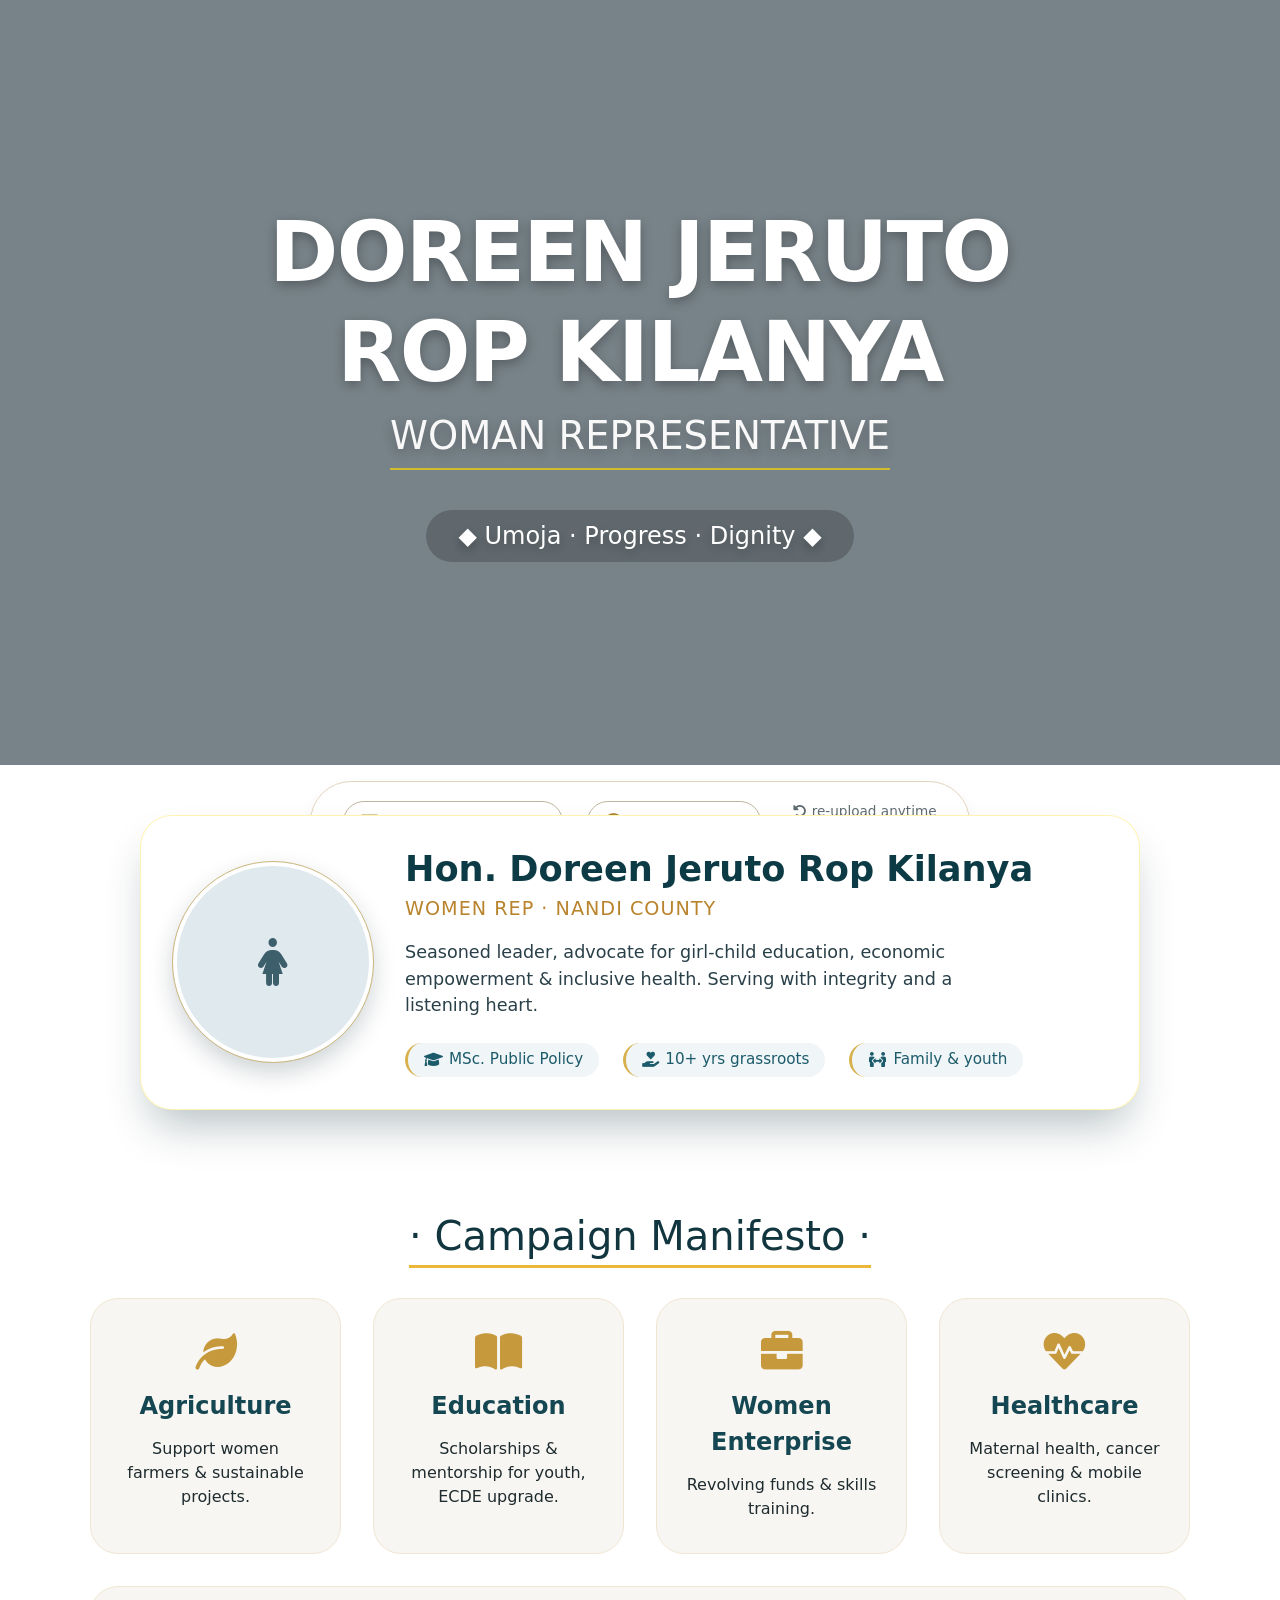
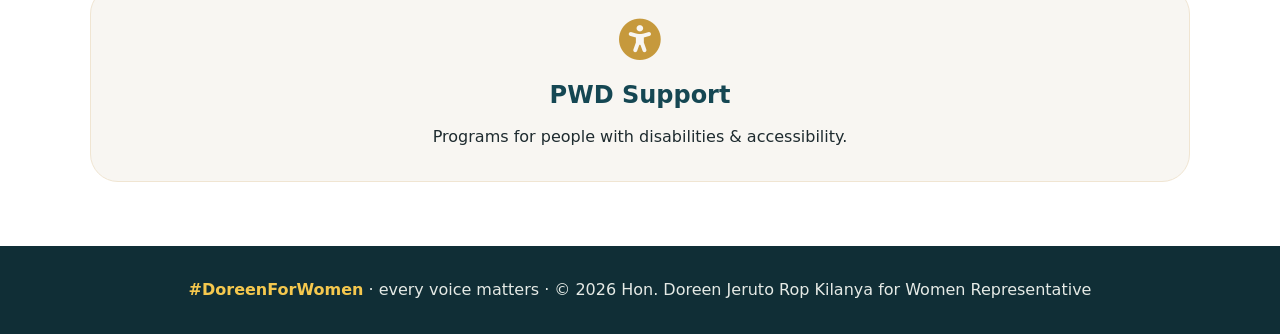
<file: doreen.html>
<!DOCTYPE html>
<html lang="en">
<head>
<meta charset="UTF-8">
<meta name="viewport" content="width=device-width, initial-scale=1.0">
<title>Hon. Doreen Jeruto Rop Kilanya · Women Rep Nandi</title>
<link rel="stylesheet" href="https://cdnjs.cloudflare.com/ajax/libs/font-awesome/6.0.0-beta3/css/all.min.css">
<style>
/* RESET */
* {margin:0; padding:0; box-sizing:border-box;}
body {font-family:'Segoe UI', Roboto, system-ui, -apple-system, sans-serif; background:#faf9f7; color:#1e2b2f; line-height:1.5;}

/* Wrapper */
.campaign-wrapper {max-width:1400px; margin:0 auto; background:white;}

/* HERO */
.hero {position:relative; min-height:85vh; display:flex; align-items:center; justify-content:center; text-align:center; color:white; background-size:cover; background-position:center 30%; background-repeat:no-repeat; transition:background-image 0.25s ease;}
.hero::before {content:""; position:absolute; top:0; left:0; width:100%; height:100%; background: rgba(10,30,40,0.55); z-index:1;}
.hero-content {position:relative; z-index:3; max-width:900px; padding:2rem 1.5rem; text-shadow:0 4px 12px rgba(0,0,0,0.3);}
.hero-content h1 {font-size:clamp(2.8rem,10vw,5.2rem); font-weight:700; letter-spacing:-0.02em; line-height:1.2; margin-bottom:0.25rem;}
.hero-content h2 {font-size:clamp(1.6rem,5vw,2.4rem); font-weight:400; opacity:0.95; margin-bottom:1.5rem; border-bottom:2px solid rgba(255,215,0,0.7); display:inline-block; padding-bottom:0.25rem;}
.tagline {font-size:1.5rem; font-weight:300; margin-top:1rem; background:rgba(0,0,0,0.2); backdrop-filter:blur(4px); display:inline-block; padding:0.5rem 2rem; border-radius:60px;}

/* UPLOAD TOOLBAR */
.upload-toolbar {display:flex; flex-wrap:wrap; justify-content:center; gap:1.5rem; background:#ffffffd9; backdrop-filter:blur(8px); padding:1.2rem 2rem; border-radius:60px; margin:1rem auto 2rem auto; width:fit-content; box-shadow:0 5px 15px rgba(0,0,0,0.05); border:1px solid #e2d5bb;}
.upload-btn {display:flex; align-items:center; gap:10px; background:white; border:1px solid #c0b59e; border-radius:40px; padding:0.5rem 1.4rem 0.5rem 1rem; font-size:1rem; font-weight:500; color:#1f4b57; cursor:pointer; transition:all 0.2s; box-shadow:0 2px 6px rgba(0,0,0,0.02);}
.upload-btn i {font-size:1.2rem; color:#ad8739;}
.upload-btn:hover {background:#f6f2e9; border-color:#b18431;}
input[type="file"] {display:none;}
.reset-note {font-size:0.85rem; color:#5f6c72; margin-left:0.5rem;}

/* PROFILE CARD */
.profile-section {position:relative; margin-top:-5rem; z-index:10; display:flex; justify-content:center; padding:0 1.5rem 3rem 1.5rem;}
.profile-card {background:white; border-radius:32px; box-shadow:0 25px 45px -12px rgba(0,40,50,0.3); max-width:1000px; width:100%; display:flex; flex-wrap:wrap; align-items:center; padding:2rem; gap:2rem; border:1px solid rgba(255,215,0,0.3);}
.profile-image-frame {flex:0 0 200px; width:200px; height:200px; border-radius:50%; background:#e0e9ee; box-shadow:0 10px 25px rgba(0,30,40,0.2); overflow:hidden; border:4px solid white; outline:1px solid #cdb77e; display:flex; align-items:center; justify-content:center; color:#3d5f6b; font-size:3rem;}
.profile-image-frame img {width:100%; height:100%; object-fit:cover; display:block;}
.profile-details {flex:1; min-width:260px;}
.profile-details h3 {font-size:2.2rem; font-weight:600; color:#0d3b45; line-height:1.2;}
.profile-details .office {font-size:1.2rem; color:#b9842d; font-weight:500; letter-spacing:1px; margin:0.25rem 0 0.5rem 0; text-transform:uppercase;}
.bio {font-size:1.1rem; color:#2a4049; margin:1rem 0 1.5rem 0; max-width:550px;}
.pill-info {display:flex; flex-wrap:wrap; gap:0.8rem 1.5rem; margin-top:0.5rem;}
.pill-info span {background:#f0f5f7; padding:0.35rem 1rem; border-radius:40px; font-size:0.95rem; color:#1c5b6b; display:inline-flex; align-items:center; gap:6px; border-left:3px solid #d8b14e;}

/* PLATFORM / ISSUES */
.platform-section {padding:3rem 2rem 4rem 2rem; background:#ffffff;}
.section-title {text-align:center; font-size:2.5rem; font-weight:500; color:#12363f; margin-bottom:2rem;}
.section-title span {border-bottom:3px solid #eab739; padding-bottom:6px;}
.issues-grid {display:flex; flex-wrap:wrap; justify-content:center; gap:2rem; max-width:1100px; margin:0 auto;}
.issue-item {background:#f8f6f2; border-radius:28px; padding:2rem 1.8rem; flex:1 1 250px; text-align:center; transition:transform 0.2s; border:1px solid #f0e5d2;}
.issue-item i {font-size:2.6rem; color:#c6993c; margin-bottom:1rem;}
.issue-item h4 {font-size:1.5rem; margin-bottom:0.8rem; color:#154753;}

/* FOOTER */
.footer {background:#102e36; color:#e5eae6; text-align:center; padding:2rem; font-size:1rem;}
.footer strong {color:#f5c84e;}

/* RESPONSIVE */
@media (max-width:700px) {
    .profile-card {flex-direction:column; text-align:center; padding:1.8rem 1.5rem;}
    .profile-image-frame {width:170px; height:170px; flex-basis:170px;}
    .upload-toolbar {flex-direction:column; align-items:center; border-radius:32px; padding:1rem;}
}
</style>
</head>
<body>
<div class="campaign-wrapper">
    <!-- HERO -->
    <div class="hero" id="heroBackground" style="background-image: url('');">
        <div class="hero-content">
            <h1>DOREEN JERUTO ROP KILANYA</h1>
            <h2>WOMAN REPRESENTATIVE</h2>
            <div class="tagline">◆  Umoja · Progress · Dignity  ◆</div>
        </div>
    </div>

    <!-- Upload toolbar -->
    <div style="display:flex; justify-content:center;">
        <div class="upload-toolbar">
            <label for="bgUpload" class="upload-btn"><i class="fas fa-image"></i> Background image</label>
            <input type="file" id="bgUpload" accept="image/*">
            <label for="profileUpload" class="upload-btn"><i class="fas fa-user-circle"></i> Profile image</label>
            <input type="file" id="profileUpload" accept="image/*">
            <span class="reset-note"><i class="fas fa-rotate-left"></i> re-upload anytime</span>
        </div>
    </div>

    <!-- PROFILE CARD -->
    <div class="profile-section">
        <div class="profile-card">
            <div class="profile-image-frame default" id="profileContainer">
                <i class="fas fa-female"></i>
            </div>
            <div class="profile-details">
                <h3>Hon. Doreen Jeruto Rop Kilanya</h3>
                <div class="office">WOMEN REP · NANDI COUNTY</div>
                <p class="bio">Seasoned leader, advocate for girl-child education, economic empowerment & inclusive health. Serving with integrity and a listening heart.</p>
                <div class="pill-info">
                    <span><i class="fas fa-graduation-cap"></i> MSc. Public Policy</span>
                    <span><i class="fas fa-hand-holding-heart"></i> 10+ yrs grassroots</span>
                    <span><i class="fas fa-fw fa-people-arrows"></i> Family & youth</span>
                </div>
            </div>
        </div>
    </div>

    <!-- PLATFORM / MANIFESTO -->
    <div class="platform-section">
        <div class="section-title"><span>· Campaign Manifesto ·</span></div>
        <div class="issues-grid">
            <div class="issue-item"><i class="fas fa-fw fa-leaf"></i><h4>Agriculture</h4><p>Support women farmers & sustainable projects.</p></div>
            <div class="issue-item"><i class="fas fa-fw fa-book-open"></i><h4>Education</h4><p>Scholarships & mentorship for youth, ECDE upgrade.</p></div>
            <div class="issue-item"><i class="fas fa-fw fa-briefcase"></i><h4>Women Enterprise</h4><p>Revolving funds & skills training.</p></div>
            <div class="issue-item"><i class="fas fa-fw fa-heartbeat"></i><h4>Healthcare</h4><p>Maternal health, cancer screening & mobile clinics.</p></div>
            <div class="issue-item"><i class="fas fa-fw fa-universal-access"></i><h4>PWD Support</h4><p>Programs for people with disabilities & accessibility.</p></div>
        </div>
    </div>

    <!-- FOOTER -->
    <div class="footer">
        <strong>#DoreenForWomen</strong> · every voice matters · © 2026 Hon. Doreen Jeruto Rop Kilanya for Women Representative
    </div>
</div>

<script>
(function() {
    const bgInput = document.getElementById('bgUpload');
    const profileInput = document.getElementById('profileUpload');
    const heroDiv = document.getElementById('heroBackground');
    const profileContainer = document.getElementById('profileContainer');

    function readAndSet(file, isBackground){
        if(!file) return;
        if(!file.type.startsWith('image/')) return;

        const reader = new FileReader();
        reader.onload = function(e){
            const result = e.target.result;
            if(isBackground){
                heroDiv.style.backgroundImage = `url('${result}')`;
            } else {
                profileContainer.innerHTML = '';
                profileContainer.classList.remove('default');
                const img = document.createElement('img');
                img.src = result;
                img.alt = 'Hon. Doreen Jeruto Rop Kilanya';
                profileContainer.appendChild(img);
            }
        };
        reader.readAsDataURL(file);
    }

    bgInput.addEventListener('change', e => {
        if(e.target.files[0]) readAndSet(e.target.files[0], true);
        e.target.value = '';
    });
    profileInput.addEventListener('change', e => {
        if(e.target.files[0]) readAndSet(e.target.files[0], false);
        e.target.value = '';
    });
})();
</script>
</body>
</html>
</file>
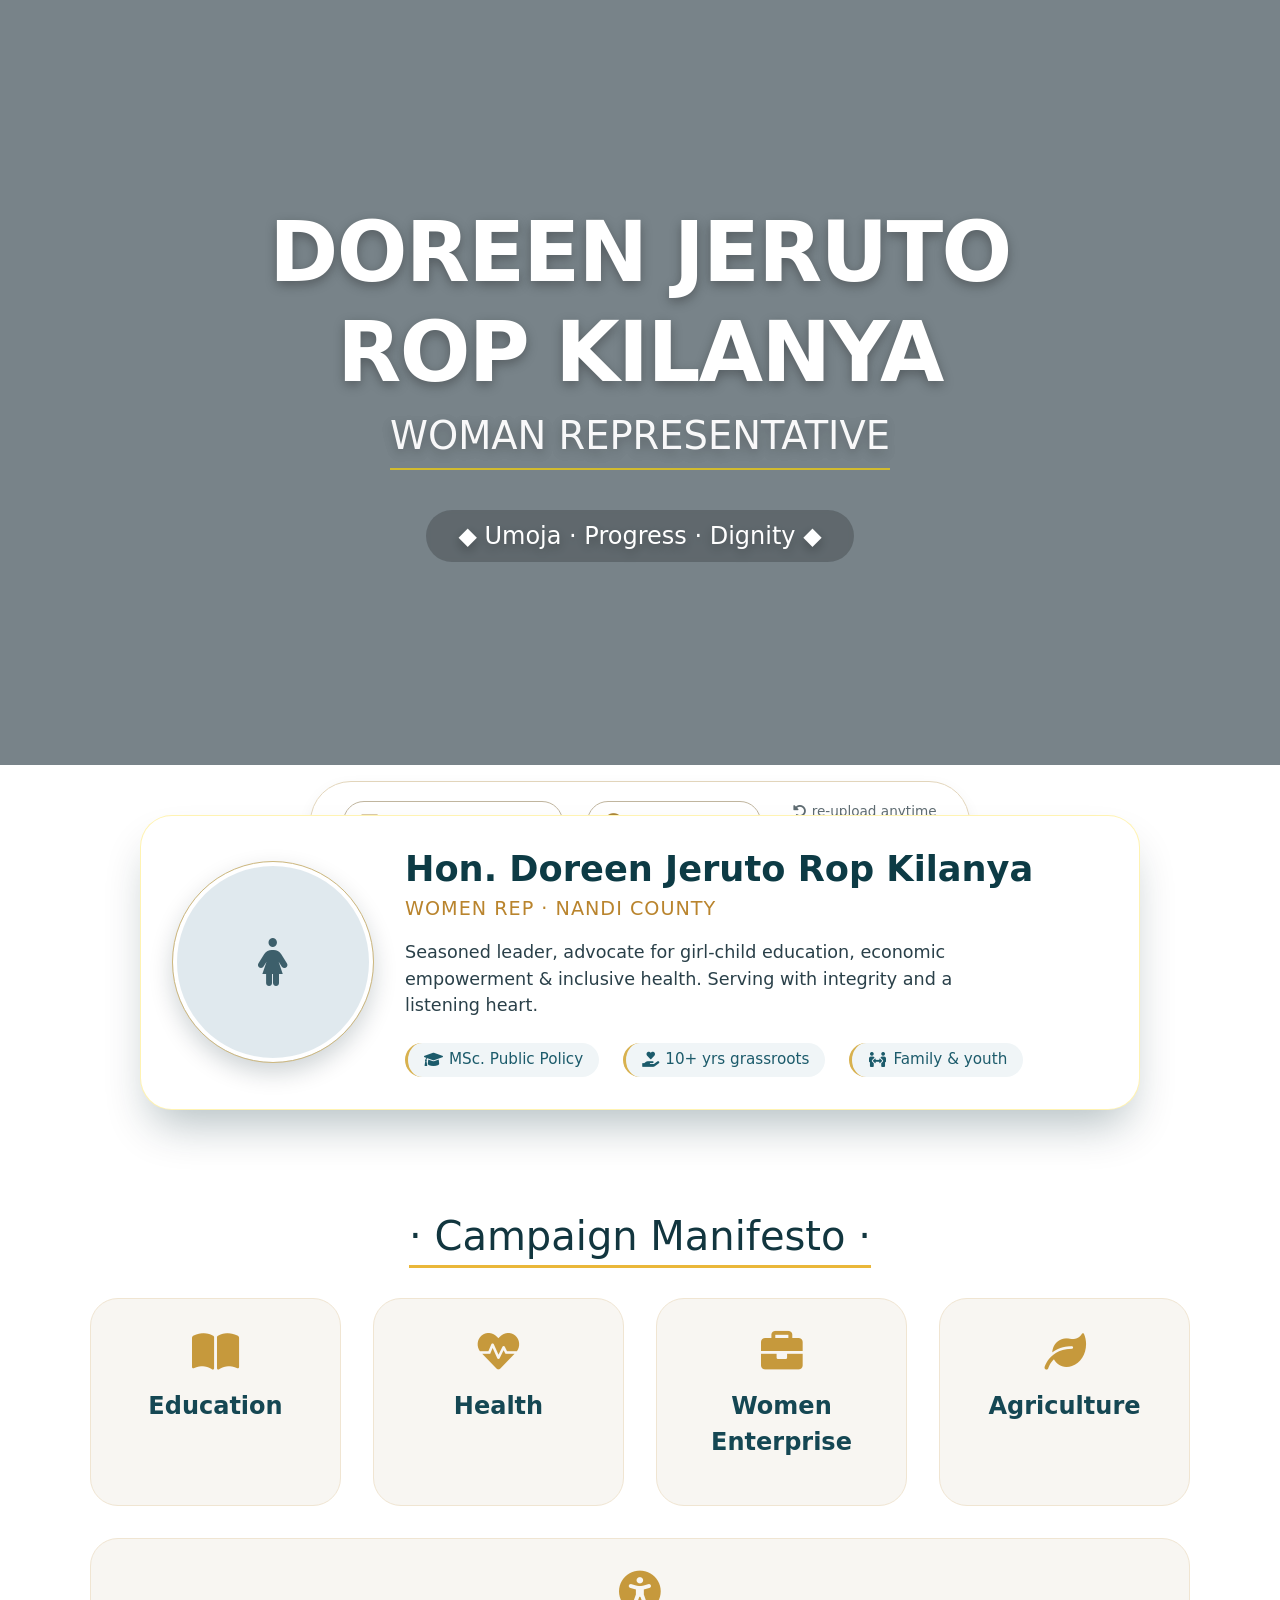
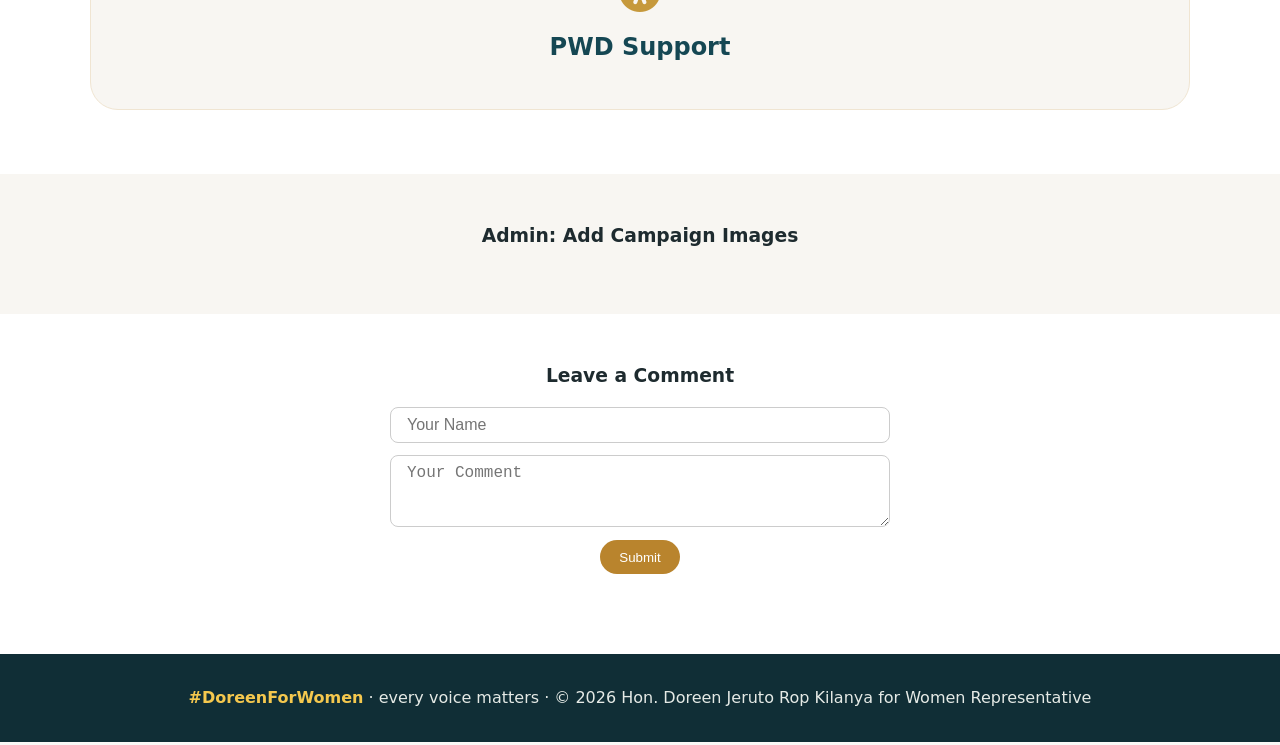
<file: doreenkilanya.html>
<!DOCTYPE html>
<html lang="en">
<head>
<meta charset="UTF-8">
<meta name="viewport" content="width=device-width, initial-scale=1.0">
<title>Hon. Doreen Jeruto Rop Kilanya · Women Rep Nandi</title>
<link rel="stylesheet" href="https://cdnjs.cloudflare.com/ajax/libs/font-awesome/6.0.0-beta3/css/all.min.css">
<style>
/* RESET */
* {margin:0; padding:0; box-sizing:border-box;}
body {font-family:'Segoe UI', Roboto, system-ui, -apple-system, sans-serif; background:#faf9f7; color:#1e2b2f; line-height:1.5;}

/* WRAPPER */
.campaign-wrapper {max-width:1400px; margin:0 auto; background:white;}

/* HERO */
.hero {position:relative; min-height:85vh; display:flex; align-items:center; justify-content:center; text-align:center; color:white; background-size:cover; background-position:center 30%; background-repeat:no-repeat; transition:background-image 0.25s ease;}
.hero::before {content:""; position:absolute; top:0; left:0; width:100%; height:100%; background: rgba(10,30,40,0.55); z-index:1;}
.hero-content {position:relative; z-index:3; max-width:900px; padding:2rem 1.5rem; text-shadow:0 4px 12px rgba(0,0,0,0.3);}
.hero-content h1 {font-size:clamp(2.8rem,10vw,5.2rem); font-weight:700; letter-spacing:-0.02em; line-height:1.2; margin-bottom:0.25rem;}
.hero-content h2 {font-size:clamp(1.6rem,5vw,2.4rem); font-weight:400; opacity:0.95; margin-bottom:1.5rem; border-bottom:2px solid rgba(255,215,0,0.7); display:inline-block; padding-bottom:0.25rem;}
.tagline {font-size:1.5rem; font-weight:300; margin-top:1rem; background:rgba(0,0,0,0.2); backdrop-filter:blur(4px); display:inline-block; padding:0.5rem 2rem; border-radius:60px;}

/* UPLOAD TOOLBAR */
.upload-toolbar {display:flex; flex-wrap:wrap; justify-content:center; gap:1.5rem; background:#ffffffd9; backdrop-filter:blur(8px); padding:1.2rem 2rem; border-radius:60px; margin:1rem auto 2rem auto; width:fit-content; box-shadow:0 5px 15px rgba(0,0,0,0.05); border:1px solid #e2d5bb;}
.upload-btn {display:flex; align-items:center; gap:10px; background:white; border:1px solid #c0b59e; border-radius:40px; padding:0.5rem 1.4rem 0.5rem 1rem; font-size:1rem; font-weight:500; color:#1f4b57; cursor:pointer; transition: all 0.2s; box-shadow:0 2px 6px rgba(0,0,0,0.02);}
.upload-btn i {font-size:1.2rem; color:#ad8739;}
.upload-btn:hover {background:#f6f2e9; border-color:#b18431;}
input[type="file"] {display:none;}
.reset-note {font-size:0.85rem; color:#5f6c72; margin-left:0.5rem;}

/* PROFILE CARD */
.profile-section {position:relative; margin-top:-5rem; z-index:10; display:flex; justify-content:center; padding:0 1.5rem 3rem 1.5rem;}
.profile-card {background:white; border-radius:32px; box-shadow:0 25px 45px -12px rgba(0,40,50,0.3); max-width:1000px; width:100%; display:flex; flex-wrap:wrap; align-items:center; padding:2rem; gap:2rem; border:1px solid rgba(255,215,0,0.3);}
.profile-image-frame {flex:0 0 200px; width:200px; height:200px; border-radius:50%; background:#e0e9ee; box-shadow:0 10px 25px rgba(0,30,40,0.2); overflow:hidden; border:4px solid white; outline:1px solid #cdb77e; display:flex; align-items:center; justify-content:center; color:#3d5f6b; font-size:3rem;}
.profile-image-frame img {width:100%; height:100%; object-fit:cover; display:block;}
.profile-details {flex:1; min-width:260px;}
.profile-details h3 {font-size:2.2rem; font-weight:600; color:#0d3b45; line-height:1.2;}
.profile-details .office {font-size:1.2rem; color:#b9842d; font-weight:500; letter-spacing:1px; margin:0.25rem 0 0.5rem 0; text-transform:uppercase;}
.bio {font-size:1.1rem; color:#2a4049; margin:1rem 0 1.5rem 0; max-width:550px;}
.pill-info {display:flex; flex-wrap:wrap; gap:0.8rem 1.5rem; margin-top:0.5rem;}
.pill-info span {background:#f0f5f7; padding:0.35rem 1rem; border-radius:40px; font-size:0.95rem; color:#1c5b6b; display:inline-flex; align-items:center; gap:6px; border-left:3px solid #d8b14e;}

/* MANIFESTO SECTION */
.platform-section {padding:3rem 2rem 4rem 2rem; background:#ffffff;}
.section-title {text-align:center; font-size:2.5rem; font-weight:500; color:#12363f; margin-bottom:2rem;}
.section-title span {border-bottom:3px solid #eab739; padding-bottom:6px;}
.issues-grid {display:flex; flex-wrap:wrap; justify-content:center; gap:2rem; max-width:1100px; margin:0 auto;}
.issue-item {background:#f8f6f2; border-radius:28px; padding:2rem 1.8rem; flex:1 1 250px; text-align:center; transition:transform 0.2s; border:1px solid #f0e5d2; cursor:pointer;}
.issue-item i {font-size:2.6rem; color:#c6993c; margin-bottom:1rem;}
.issue-item h4 {font-size:1.5rem; margin-bottom:0.8rem; color:#154753;}
.issue-item p {display:none; color:#0d3b45; font-size:1rem; line-height:1.4; margin-top:0.5rem;}

/* ADMIN GALLERY */
.admin-gallery {padding:3rem 2rem; background:#f8f6f2; text-align:center;}
.admin-gallery h3 {margin-bottom:1rem;}
.gallery-container {display:flex; flex-wrap:wrap; justify-content:center; gap:1rem;}
.gallery-container img {width:200px; height:150px; object-fit:cover; border-radius:12px;}

/* COMMENTS SECTION */
.comments-section {padding:3rem 2rem; background:#ffffff;}
.comments-section h3 {text-align:center; margin-bottom:1rem;}
.comment-form {display:flex; flex-direction:column; align-items:center; gap:0.8rem; max-width:500px; margin:0 auto;}
.comment-form input, .comment-form textarea {width:100%; padding:0.5rem 1rem; border-radius:8px; border:1px solid #ccc; font-size:1rem;}
.comment-form button {padding:0.6rem 1.2rem; border:none; border-radius:40px; background:#b9842d; color:white; cursor:pointer; font-weight:500;}
.comment-list {max-width:600px; margin:1rem auto; display:flex; flex-direction:column; gap:1rem;}

/* FOOTER */
.footer {background:#102e36; color:#e5eae6; text-align:center; padding:2rem; font-size:1rem;}
.footer strong {color:#f5c84e;}

/* RESPONSIVE */
@media (max-width:700px) {
.profile-card {flex-direction:column; text-align:center; padding:1.8rem 1.5rem;}
.profile-image-frame {width:170px; height:170px; flex-basis:170px;}
.upload-toolbar {flex-direction:column; align-items:center; border-radius:32px; padding:1rem;}
.issues-grid {flex-direction:column; align-items:center;}
.gallery-container {flex-direction:column; align-items:center;}
}
</style>
</head>
<body>
<div class="campaign-wrapper">

    <!-- HERO -->
    <div class="hero" id="heroBackground" style="background-image: url('');">
        <div class="hero-content">
            <h1>DOREEN JERUTO ROP KILANYA</h1>
            <h2>WOMAN REPRESENTATIVE</h2>
            <div class="tagline">◆  Umoja · Progress · Dignity  ◆</div>
        </div>
    </div>

    <!-- Upload toolbar -->
    <div style="display:flex; justify-content:center;">
        <div class="upload-toolbar">
            <label for="bgUpload" class="upload-btn"><i class="fas fa-image"></i> Background image</label>
            <input type="file" id="bgUpload" accept="image/*">
            <label for="profileUpload" class="upload-btn"><i class="fas fa-user-circle"></i> Profile image</label>
            <input type="file" id="profileUpload" accept="image/*">
            <span class="reset-note"><i class="fas fa-rotate-left"></i> re-upload anytime</span>
        </div>
    </div>

    <!-- PROFILE CARD -->
    <div class="profile-section">
        <div class="profile-card">
            <div class="profile-image-frame default" id="profileContainer">
                <i class="fas fa-female"></i>
            </div>
            <div class="profile-details">
                <h3>Hon. Doreen Jeruto Rop Kilanya</h3>
                <div class="office">WOMEN REP · NANDI COUNTY</div>
                <p class="bio">Seasoned leader, advocate for girl-child education, economic empowerment & inclusive health. Serving with integrity and a listening heart.</p>
                <div class="pill-info">
                    <span><i class="fas fa-graduation-cap"></i> MSc. Public Policy</span>
                    <span><i class="fas fa-hand-holding-heart"></i> 10+ yrs grassroots</span>
                    <span><i class="fas fa-fw fa-people-arrows"></i> Family & youth</span>
                </div>
            </div>
        </div>
    </div>

    <!-- MANIFESTO -->
    <div class="platform-section">
        <div class="section-title"><span>· Campaign Manifesto ·</span></div>
        <div class="issues-grid" id="manifestoGrid">
            <div class="issue-item"><i class="fas fa-fw fa-book-open"></i><h4>Education</h4><p>Scholarships & mentorship for youth, ECDE upgrade, teacher training, digital literacy programs & girl-child support.</p></div>
            <div class="issue-item"><i class="fas fa-fw fa-heartbeat"></i><h4>Health</h4><p>Maternal health, cancer screening, mobile clinics, mental health support, access to medicines & PWD health programs.</p></div>
            <div class="issue-item"><i class="fas fa-fw fa-briefcase"></i><h4>Women Enterprise</h4><p>Revolving funds, skills training, mentorship, access to markets & technology for small women businesses.</p></div>
            <div class="issue-item"><i class="fas fa-fw fa-leaf"></i><h4>Agriculture</h4><p>Support women farmers, sustainable farming practices, access to markets, green initiatives, youth in agriculture.</p></div>
            <div class="issue-item"><i class="fas fa-fw fa-universal-access"></i><h4>PWD Support</h4><p>Accessibility programs, inclusive education, workplace support, community awareness & assistive devices.</p></div>
        </div>
    </div>

    <!-- ADMIN GALLERY -->
    <div class="admin-gallery">
        <h3>Admin: Add Campaign Images</h3>
        <input type="file" id="galleryUpload" accept="image/*" multiple>
        <div class="gallery-container" id="galleryContainer"></div>
    </div>

    <!-- COMMENTS -->
    <div class="comments-section">
        <h3>Leave a Comment</h3>
        <form class="comment-form" id="commentForm">
            <input type="text" id="commentName" placeholder="Your Name" required>
            <textarea id="commentText" placeholder="Your Comment" rows="3" required></textarea>
            <button type="submit">Submit</button>
        </form>
        <div class="comment-list" id="commentList"></div>
    </div>

    <div class="footer">
        <strong>#DoreenForWomen</strong> · every voice matters · © 2026 Hon. Doreen Jeruto Rop Kilanya for Women Representative
    </div>
</div>

<script>
// Upload Hero & Profile
(function(){
    const bgInput = document.getElementById('bgUpload');
    const profileInput = document.getElementById('profileUpload');
    const heroDiv = document.getElementById('heroBackground');
    const profileContainer = document.getElementById('profileContainer');

    function readAndSet(file, isBackground){
        if(!file) return;
        if(!file.type.startsWith('image/')) return;

        const reader = new FileReader();
        reader.onload = function(e){
            const result = e.target.result;
            if(isBackground){ heroDiv.style.backgroundImage = `url('${result}')`; }
            else {
                profileContainer.innerHTML='';
                profileContainer.classList.remove('default');
                const img=document.createElement('img');
                img.src=result;
                img.alt='Hon. Doreen Jeruto Rop Kilanya';
                profileContainer.appendChild(img);
            }
        };
        reader.readAsDataURL(file);
    }

    bgInput.addEventListener('change', e=>{ if(e.target.files[0]) readAndSet(e.target.files[0],true); e.target.value=''; });
    profileInput.addEventListener('change', e=>{ if(e.target.files[0]) readAndSet(e.target.files[0],false); e.target.value=''; });
})();

// Manifesto click-to-expand
document.querySelectorAll('.issue-item').forEach(item=>{
    item.addEventListener('click', ()=>{
        const p = item.querySelector('p');
        if(p.style.display==='block'){ p.style.display='none'; }
        else{ p.style.display='block'; }
    });
});

// Admin gallery
const galleryUpload = document.getElementById('galleryUpload');
const galleryContainer = document.getElementById('galleryContainer');
galleryUpload.addEventListener('change', e=>{
    [...e.target.files].forEach(file=>{
        if(!file.type.startsWith('image/')) return;
        const reader = new FileReader();
        reader.onload = function(ev){
            const img=document.createElement('img');
            img.src=ev.target.result;
            galleryContainer.appendChild(img);
        };
        reader.readAsDataURL(file);
    });
    e.target.value='';
});

// Comments
const commentForm = document.getElementById('commentForm');
const commentList = document.getElementById('commentList');
let comments = JSON.parse(localStorage.getItem('comments') || '[]');
function renderComments(){
    commentList.innerHTML='';
    comments.forEach(c=>{
        const div = document.createElement('div');
        div.style.background='#f0f5f7';
        div.style.borderRadius='12px';
        div.style.padding='0.6rem 1rem';
        div.innerHTML=`<strong>${c.name}</strong><p>${c.text}</p>`;
        commentList.appendChild(div);
    });
}
renderComments();

commentForm.addEventListener('submit', e=>{
    e.preventDefault();
    const name=document.getElementById('commentName').value.trim();
    const text=document.getElementById('commentText').value.trim();
    if(!name || !text) return;
    comments.push({name,text});
    localStorage.setItem('comments', JSON.stringify(comments));
    renderComments();
    commentForm.reset();
});
</script>
</body>
</html>
</file>
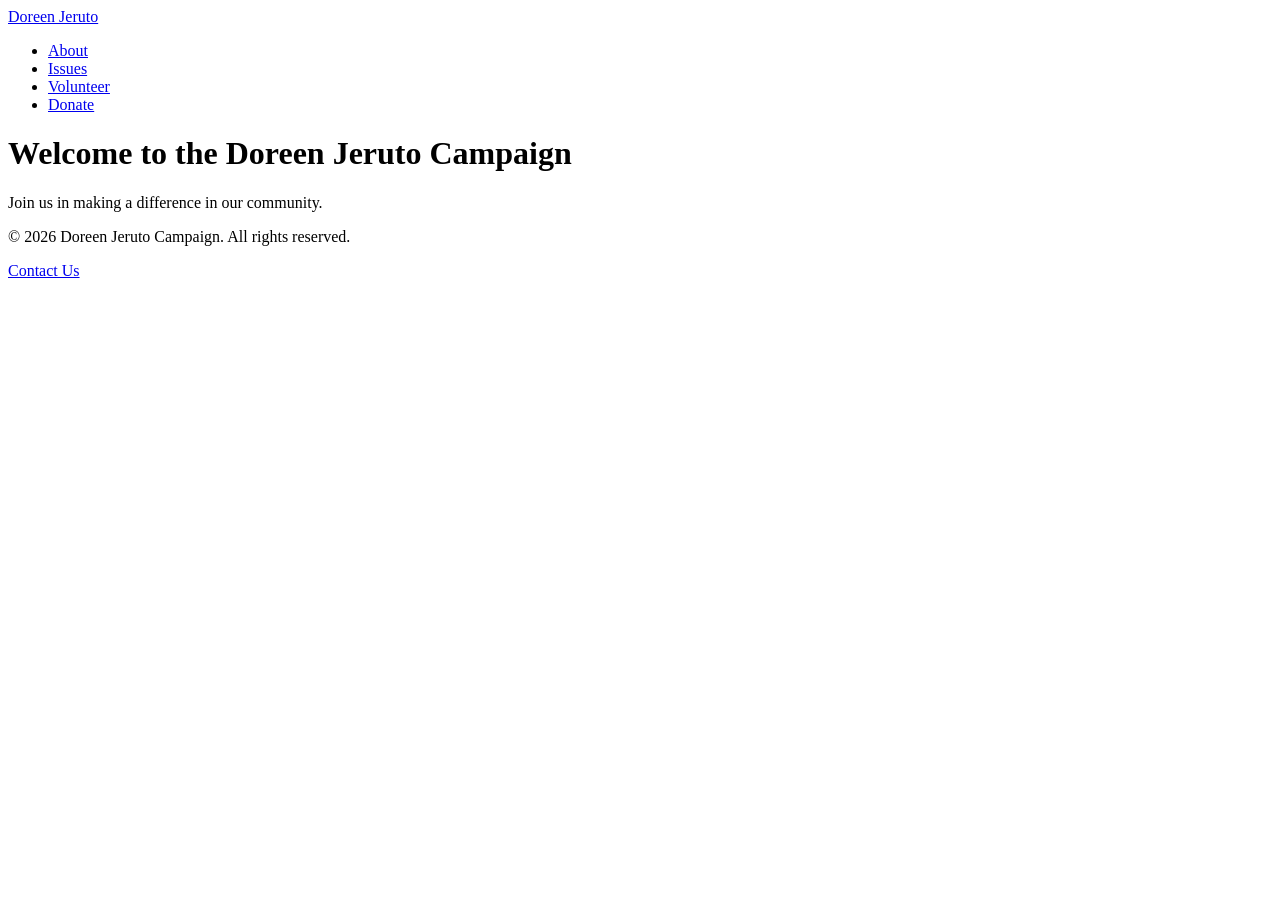
<file: templates/base.html>
<!DOCTYPE html>
<html lang="en">
<head>
    <meta charset="UTF-8">
    <meta name="viewport" content="width=device-width, initial-scale=1.0">
    <title>Doreen Jeruto Campaign</title>
    <link rel="stylesheet" href="/static/style.css">
</head>
<body>
    <nav>
        <div class="container">
            <a href="/" class="navbar-brand">Doreen Jeruto</a>
            <ul class="navbar-nav">
                <li><a href="/about">About</a></li>
                <li><a href="/issues">Issues</a></li>
                <li><a href="/volunteer">Volunteer</a></li>
                <li><a href="/donate">Donate</a></li>
            </ul>
        </div>
    </nav>

    <main>
        <h1>Welcome to the Doreen Jeruto Campaign</h1>
        <p>Join us in making a difference in our community.</p>
    </main>

    <footer>
        <div class="container">
            <p>&copy; 2026 Doreen Jeruto Campaign. All rights reserved.</p>
            <p><a href="/contact">Contact Us</a></p>
        </div>
    </footer>
</body>
</html>
</file>
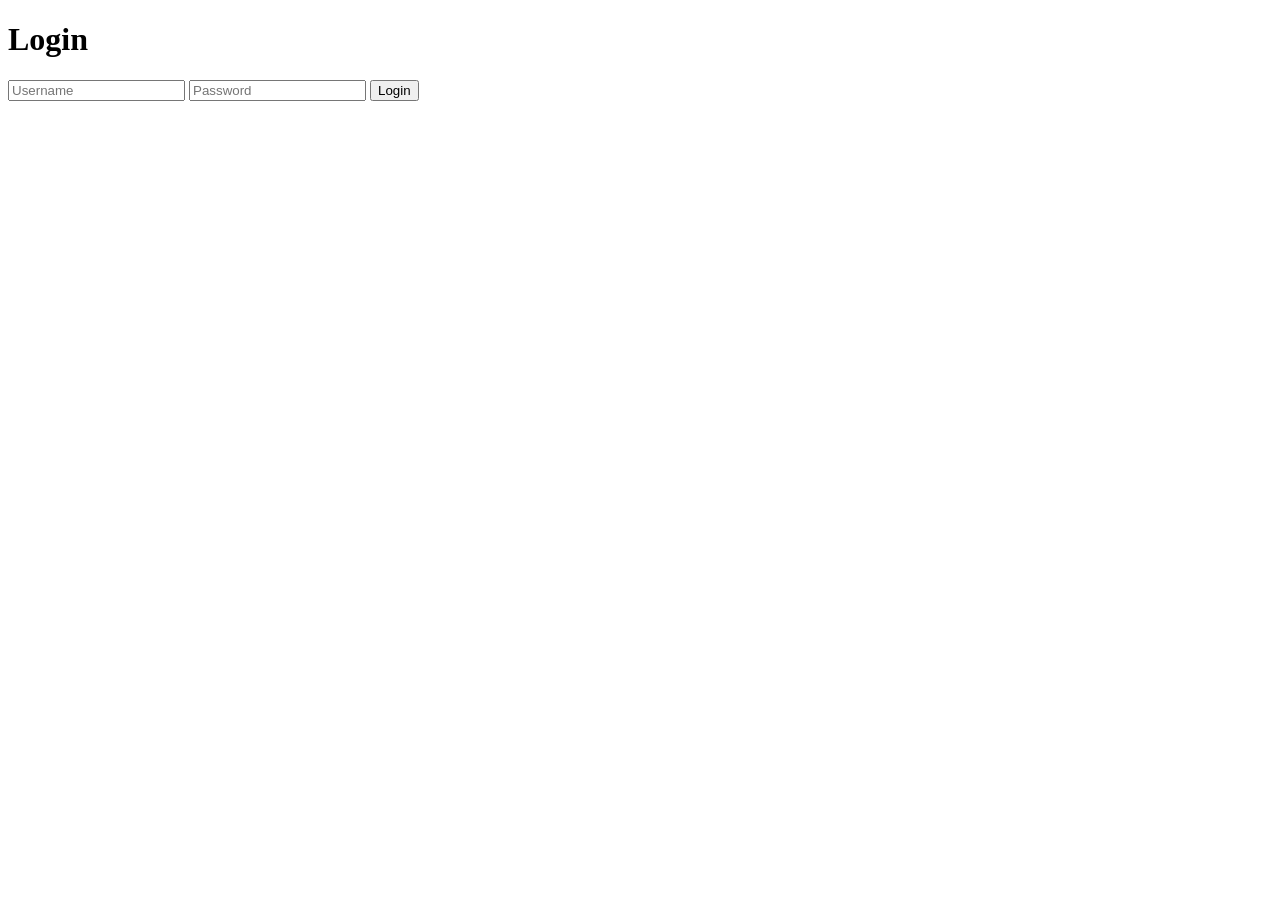
<file: templates/login.html>
<!DOCTYPE html>
<html lang="en">
<head>
    <meta charset="UTF-8">
    <meta name="viewport" content="width=device-width, initial-scale=1.0">
    <title>Login</title>
</head>
<body>
    <h1>Login</h1>
    <form method="POST" action="/login">
        <input type="text" name="username" placeholder="Username" required>
        <input type="password" name="password" placeholder="Password" required>
        <button type="submit">Login</button>
    </form>
</body>
</html>
</file>
<file: static/style.css>
.navbar {
    background-color: #102e36;
    color: #f5c84e;
    padding: 15px;
    display: flex;
    justify-content: space-between;
    align-items: center;
}

.navbar a {
    color: #f5c84e;
    text-decoration: none;
    padding: 10px;
}

.hero {
    background-color: #102e36;
    color: white;
    padding: 100px;
    text-align: center;
}

.profile-card {
    background-color: #f5c84e;
    border: 2px solid #b9842d;
    padding: 20px;
    margin: 20px;
}

.manifesto-grid {
    display: grid;
    grid-template-columns: repeat(auto-fill, minmax(300px, 1fr));
    gap: 20px;
}

.gallery {
    display: flex;
    flex-wrap: wrap;
    gap: 10px;
}

.comments-section {
    background-color: #f5c84e;
    padding: 20px;
    border: 1px solid #b9842d;
}

.login-page {
    background-color: #102e36;
    color: white;
    padding: 50px;
    max-width: 400px;
    margin: auto;
}

.admin-dashboard {
    background-color: #102e36;
    color: #f5c84e;
    padding: 20px;
}
</file>
